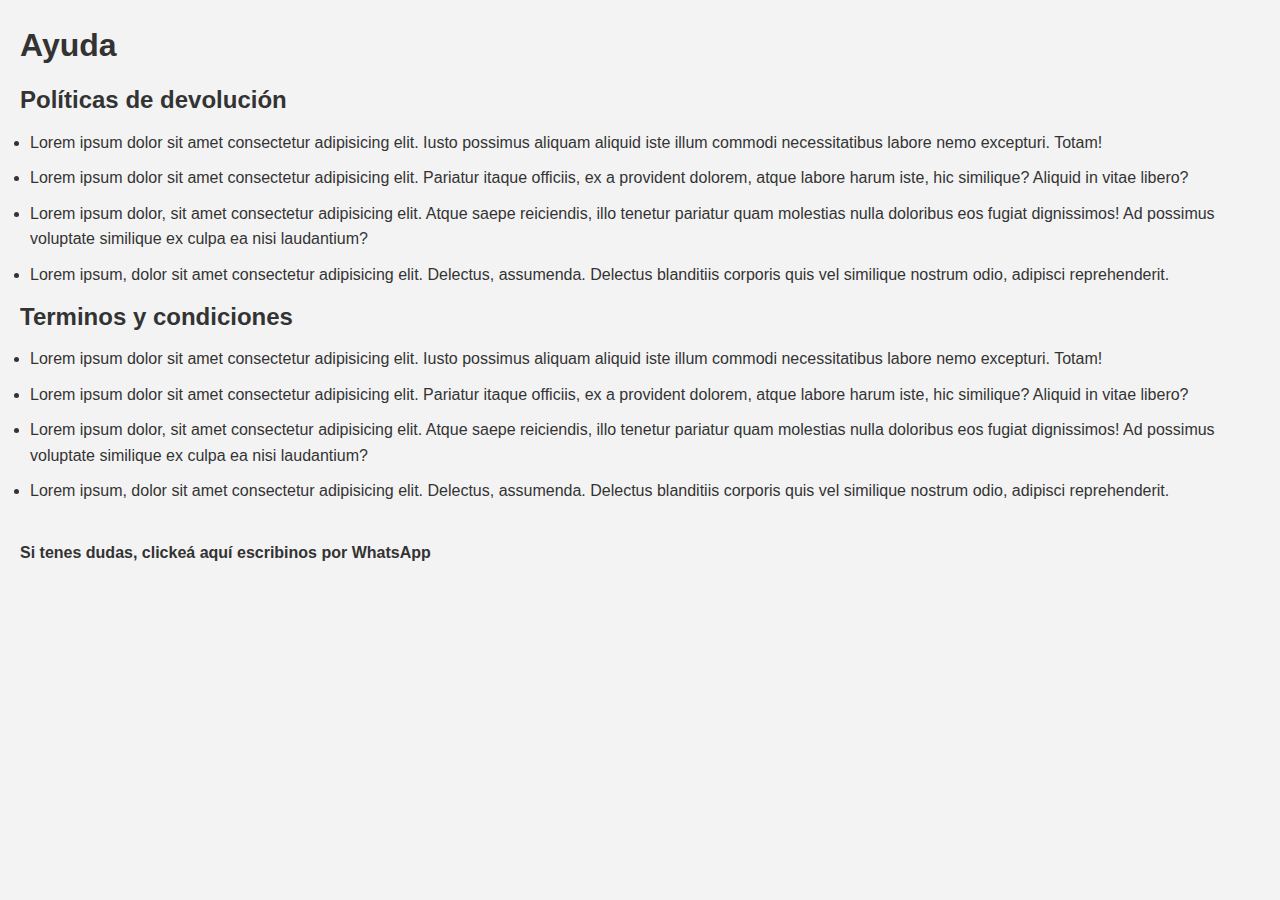
<file: ayuda.html>
<!DOCTYPE html>
<html lang="es">
<head>
    <meta charset="UTF-8">
    <meta name="viewport" content="width=device-width, initial-scale=1.0">
    <title>Ayuda - Yoga y Elementos</title>
    <link rel="shortcut icon" href="IMAGENES/ICONOS/icon_loto.png">
    <link rel="stylesheet" href="./CSS/ayuda_style.css">

</head>
<body>

    <h1>Ayuda</h1>
    <h2>Políticas de devolución</h2>
    <ul>
        <li>Lorem ipsum dolor sit amet consectetur adipisicing elit. Iusto possimus aliquam aliquid iste illum commodi necessitatibus labore nemo excepturi. Totam!</li>
        <li>Lorem ipsum dolor sit amet consectetur adipisicing elit. Pariatur itaque officiis, ex a provident dolorem, atque labore harum iste, hic similique? Aliquid in vitae libero?</li>
        <li>Lorem ipsum dolor, sit amet consectetur adipisicing elit. Atque saepe reiciendis, illo tenetur pariatur quam molestias nulla doloribus eos fugiat dignissimos! Ad possimus voluptate similique ex culpa ea nisi laudantium?</li>
        <li>Lorem ipsum, dolor sit amet consectetur adipisicing elit. Delectus, assumenda. Delectus blanditiis corporis quis vel similique nostrum odio, adipisci reprehenderit.</li>
    </ul>

    <h2>Terminos y condiciones</h2>
    <ul>
        <li>Lorem ipsum dolor sit amet consectetur adipisicing elit. Iusto possimus aliquam aliquid iste illum commodi necessitatibus labore nemo excepturi. Totam!</li>
        <li>Lorem ipsum dolor sit amet consectetur adipisicing elit. Pariatur itaque officiis, ex a provident dolorem, atque labore harum iste, hic similique? Aliquid in vitae libero?</li>
        <li>Lorem ipsum dolor, sit amet consectetur adipisicing elit. Atque saepe reiciendis, illo tenetur pariatur quam molestias nulla doloribus eos fugiat dignissimos! Ad possimus voluptate similique ex culpa ea nisi laudantium?</li>
        <li>Lorem ipsum, dolor sit amet consectetur adipisicing elit. Delectus, assumenda. Delectus blanditiis corporis quis vel similique nostrum odio, adipisci reprehenderit.</li>
    </ul><br>

    
    <a href="wa.me/+5491139257620"target>Si tenes dudas, clickeá aquí escribinos por WhatsApp</a>
</body>
</html>
</file>
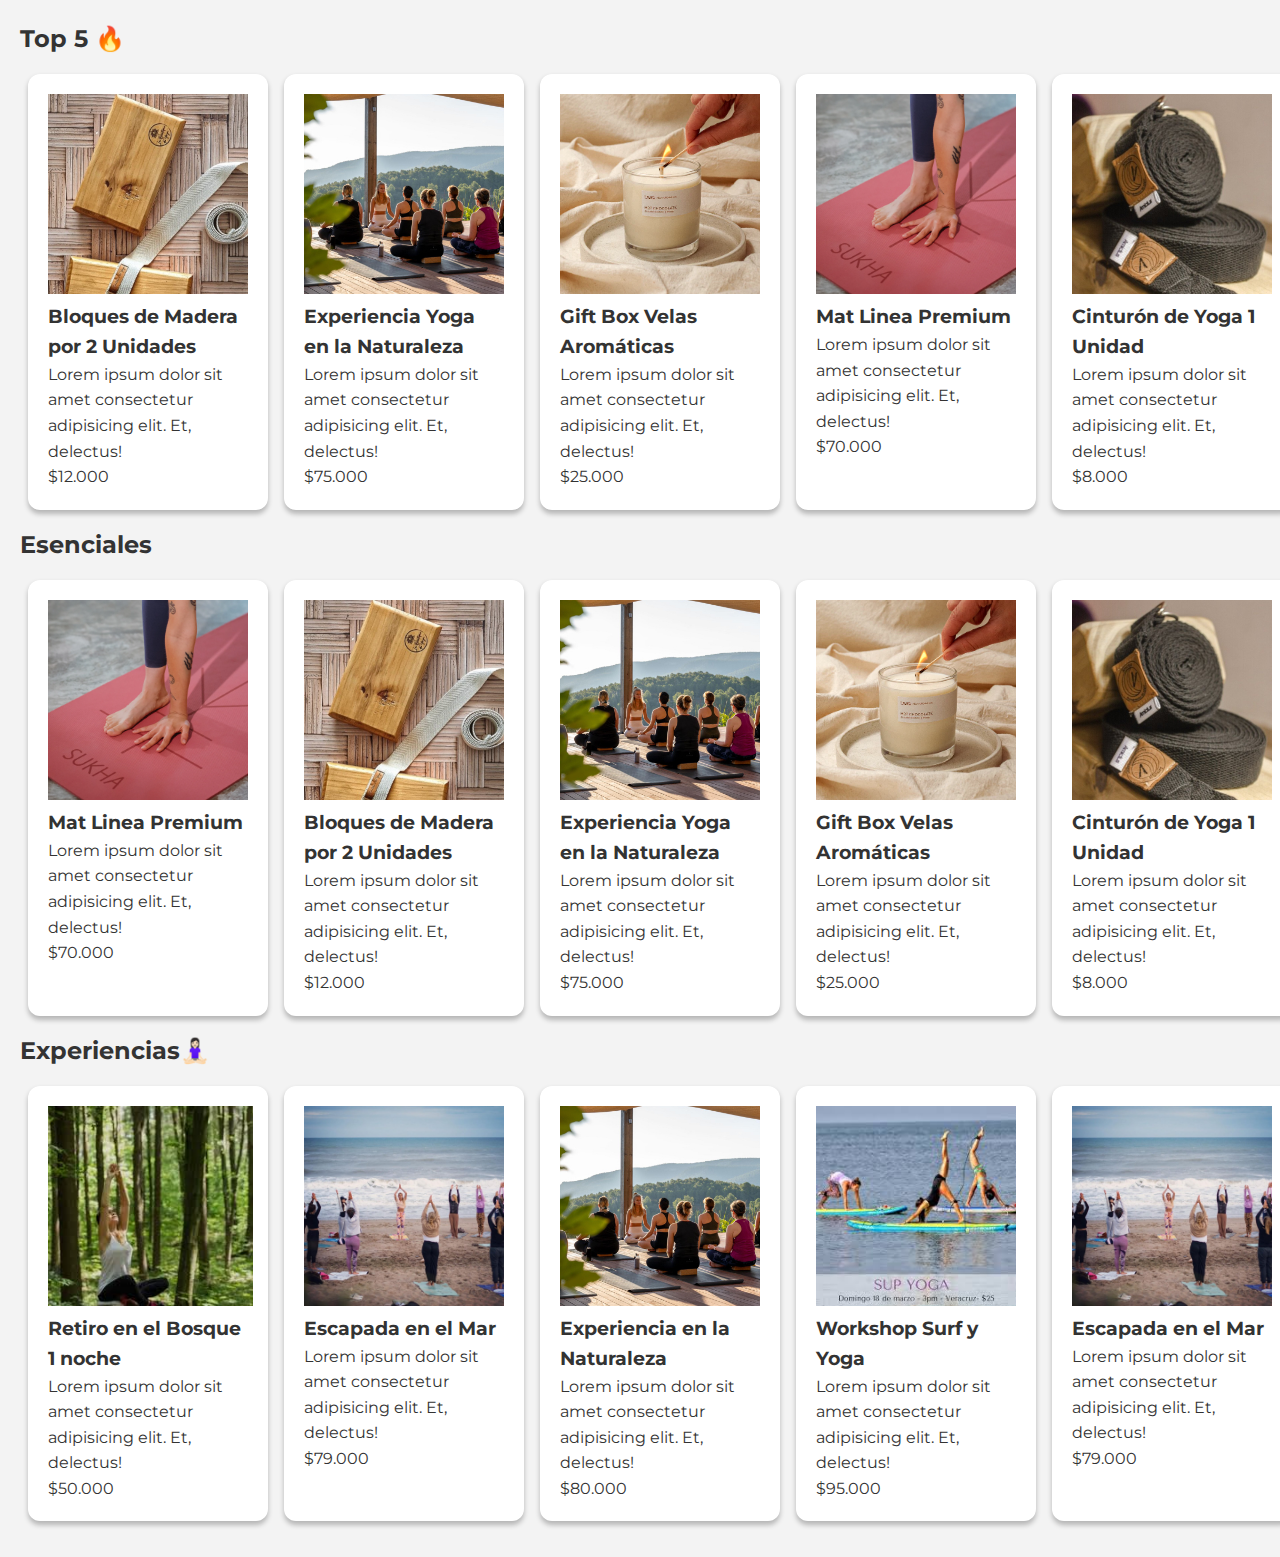
<file: productos.html>
<!DOCTYPE html>
<html lang="en">
<head>
    <meta charset="UTF-8">
    <meta name="viewport" content="width=device-width, initial-scale=1.0">
    <title>Productos - Yoga y Elementos</title>
    <link href="https://fonts.googleapis.com/css2?family=Montserrat:wght@400;700&display=swap" rel="stylesheet">
    <link rel="shortcut icon" href="IMAGENES/ICONOS/icon_loto.png">
    <link rel="stylesheet" href="./CSS/productos_style.css">

</head>
<body>
    <section class="categorias_de_productos" id="top_5">
        <h2 class="titulo_categoria">Top 5 🔥</h2>
        <div class="productos_por_categorias">
            <article>
                <img src="IMAGENES/PRODUCTOS/bloques.jpeg" alt="bloques de yoga" height="200px">

                    <h3>Bloques de Madera por 2 Unidades</h3>
                    <p>Lorem ipsum dolor sit amet consectetur adipisicing elit. Et, delectus!</p>
                    <p>$12.000</p>
            </article>

            <article>
                <img src="IMAGENES/PRODUCTOS/yoga_en_la_naturaleza.jpg" alt="yoga en la naturaleza" height="200px">
                    <h3>Experiencia Yoga en la Naturaleza</h3>
                    <p>Lorem ipsum dolor sit amet consectetur adipisicing elit. Et, delectus!</p>
                    <p>$75.000</p>
            </article>

            <article>
                <img src="IMAGENES/PRODUCTOS/velas.webp" alt="kit de velas" height="200px">
                    <h3>Gift Box Velas Aromáticas</h3>
                    <p>Lorem ipsum dolor sit amet consectetur adipisicing elit. Et, delectus!</p>
                    <p>$25.000</p>
            </article>

            <article>
                <img src="IMAGENES/PRODUCTOS/yoga_mat.webp" alt="yoga mat" height="200px">
                    <h3>Mat Linea Premium</h3>
                    <p>Lorem ipsum dolor sit amet consectetur adipisicing elit. Et, delectus!</p>
                    <p>$70.000</p>
            </article>

            <article>
                <img src="IMAGENES/PRODUCTOS/cinturones.jpeg" alt="cinturon de yoga" height="200px">
                    <h3>Cinturón de Yoga 1 Unidad</h3>
                    <p>Lorem ipsum dolor sit amet consectetur adipisicing elit. Et, delectus!</p>
                    <p>$8.000</p>
            </article>
        </div>
    </section>


    <!-- esta es la seccion ESCENCIALES, debe ir en slide-->
    <section class="categorias_de_productos" id="esenciales">
        <h2 class="titulo_categoria">Esenciales</h2>
        <div class="productos_por_categorias">

            <article>
                <img src="IMAGENES/PRODUCTOS/yoga_mat.webp" alt="yoga mat" height="200px">
                    <h3>Mat Linea Premium</h3>
                    <p>Lorem ipsum dolor sit amet consectetur adipisicing elit. Et, delectus!</p>
                    <p>$70.000</p>
            </article>

            <article>
                <img src="IMAGENES/PRODUCTOS/bloques.jpeg" alt="bloques de yoga" height="200px">

                    <h3>Bloques de Madera por 2 Unidades</h3>
                    <p>Lorem ipsum dolor sit amet consectetur adipisicing elit. Et, delectus!</p>
                    <p>$12.000</p>
            </article>

            <article>
                <img src="IMAGENES/PRODUCTOS/yoga_en_la_naturaleza.jpg" alt="yoga en la naturaleza" height="200px">
                    <h3>Experiencia Yoga en la Naturaleza</h3>
                    <p>Lorem ipsum dolor sit amet consectetur adipisicing elit. Et, delectus!</p>
                    <p>$75.000</p>
            </article>

            <article>
                <img src="IMAGENES/PRODUCTOS/velas.webp" alt="kit de velas" height="200px">
                    <h3>Gift Box Velas Aromáticas</h3>
                    <p>Lorem ipsum dolor sit amet consectetur adipisicing elit. Et, delectus!</p>
                    <p>$25.000</p>
            </article>

            <article>
                <img src="IMAGENES/PRODUCTOS/cinturones.jpeg" alt="cinturon de yoga" height="200px">
                    <h3>Cinturón de Yoga 1 Unidad</h3>
                    <p>Lorem ipsum dolor sit amet consectetur adipisicing elit. Et, delectus!</p>
                    <p>$8.000</p>
            </article>
        </div>
    </section>


            <!-- esta es la seccion EXPERIENCIAS, deberia ir en slide-->
    <section class="categorias_de_productos" id="experiencias">
        <h2 class="titulo_categoria">Experiencias🧘🏻‍♀️</h2>
            <div class="productos_por_categorias">
                <article>
                    <img src="IMAGENES/PRODUCTOS/bosque.jpeg" alt="yoga en el bosque" height="200px">
                        <h3>Retiro en el Bosque 1 noche</h3>
                        <p>Lorem ipsum dolor sit amet consectetur adipisicing elit. Et, delectus!</p>
                        <p>$50.000</p>
                </article>

                <article>
                    <img src="IMAGENES/PRODUCTOS/mar.jpg" alt="yoga en el mar" height="200px">
                        <h3>Escapada en el Mar</h3>
                        <p>Lorem ipsum dolor sit amet consectetur adipisicing elit. Et, delectus!</p>
                        <p>$79.000</p>
                </article>

                <article>
                    <img src="IMAGENES/PRODUCTOS/yoga_en_la_naturaleza.jpg" alt="yoga en la naturaleza" height="200px">
                        <h3>Experiencia en la Naturaleza</h3>
                        <p>Lorem ipsum dolor sit amet consectetur adipisicing elit. Et, delectus!</p>
                        <p>$80.000</p>
                </article>

                <article>
                    <img src="IMAGENES/PRODUCTOS/yoga-y-surf.jpeg" alt="yoga y surf" height="200px">
                        <h3>Workshop Surf y Yoga</h3>
                        <p>Lorem ipsum dolor sit amet consectetur adipisicing elit. Et, delectus!</p>
                        <p>$95.000</p>
                </article>

                <article>
                    <img src="IMAGENES/PRODUCTOS/mar.jpg" alt="yoga en el mar" height="200px">
                        <h3>Escapada en el Mar</h3>
                        <p>Lorem ipsum dolor sit amet consectetur adipisicing elit. Et, delectus!</p>
                        <p>$79.000</p>
                </article>
            </div>
    </section>

</body>
</html>
</file>
<file: CSS/ayuda_style.css>
* {
    margin: 0;
    padding: 0;
}

html {
    scroll-behavior: smooth;
}

body {
    font-family: 'Montserrat', sans-serif;
    line-height: 1.6;
    font-size: 1rem; 
    margin: 20px;
    padding: 0px;
    color: #333;
    background-color: #f3f3f3;
}


/* ESTILO PARA EL TITULO DE ESTA PAGINA */
h1 {
    margin-top: 10px;
    margin-bottom: 10px;
}

/* ESTILO PARA CADA TYC */
li  {
    margin: 10px;
}

/* ESTILO PARA EL BOTON A WHATSAPP */
a {
    text-decoration: none;
    color: #333;
    font-weight: bold;
}
</file>
<file: CSS/productos_style.css>
* {
    margin: 0;
    padding: 0;
}

html {
    scroll-behavior: smooth;
}

body {
    font-family: 'Montserrat', sans-serif;
    line-height: 1.6;
    font-size: 1rem; 
    margin: 20px;
    padding: 0px;
    color: #333;
    background-color: #f3f3f3;
}

/* ESTILO PARA EL TITULO DE ESTA PAGINA */
h1 {
    margin-top: 10px;
    margin-bottom: 10px;
}


/* ESTILO PARA TODAS LAS CATEGORIAS */
.productos_por_categorias {
    display: flex;
    flex-direction: row;
    flex-wrap: nowrap;
}


/* ESTILO PARA TODOS LOS PRODUCTOS */
article {
    text-align: left;
    padding: 1.25rem; 
    margin: 1rem 0.5rem; 
    background-color: rgb(255, 255, 255);
    border-radius: 0.75rem; 
    box-shadow: 0 0.2rem 0.3rem rgba(0, 0, 0, 0.25);
    width: 200px;
    min-width: 200px;
}
</file>
